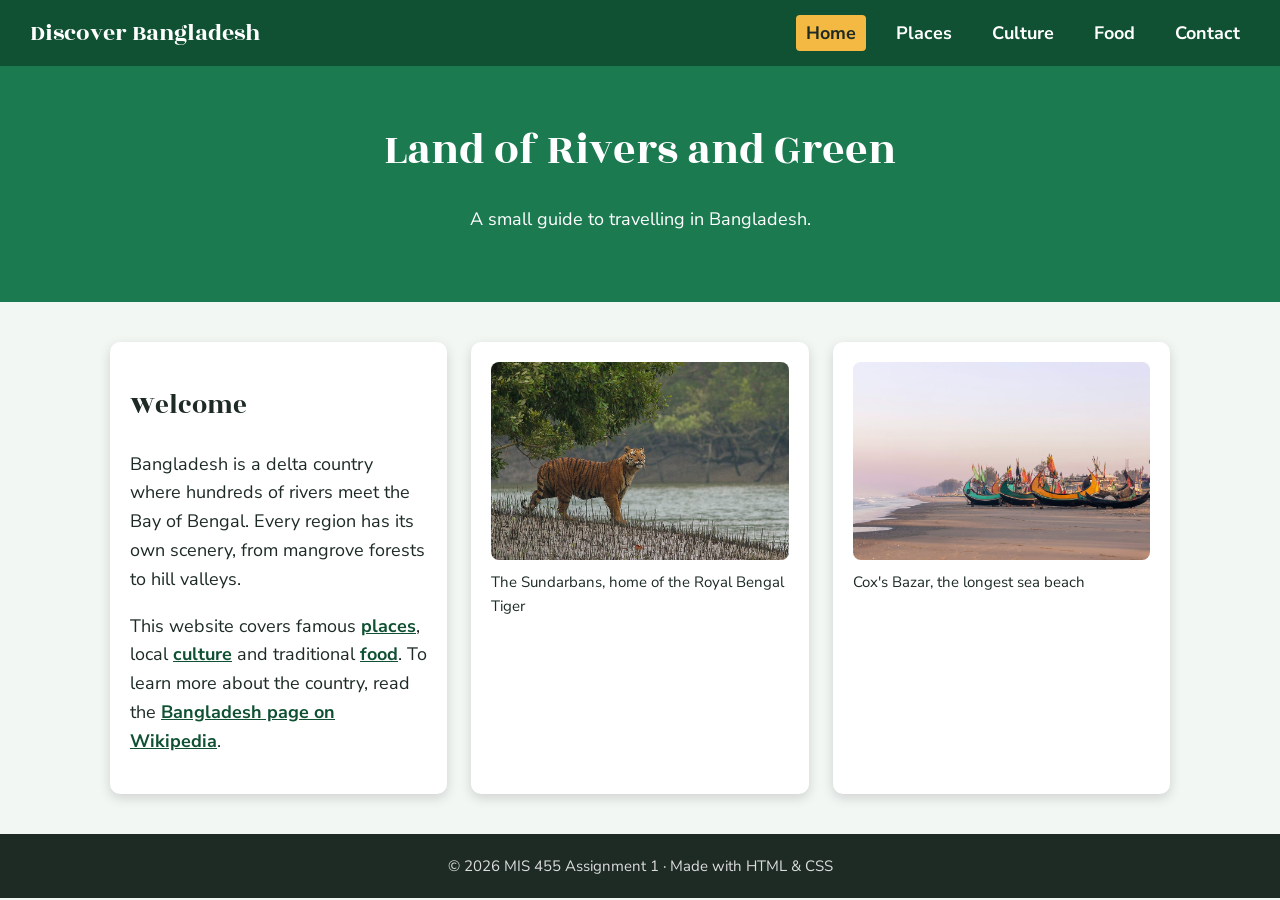
<file: index.html>
<!DOCTYPE html>
<html lang="en">
<head>
  <meta charset="UTF-8">
  <meta name="viewport" content="width=device-width, initial-scale=1">
  <title>Home | Discover Bangladesh</title>
  <!-- Two Google Fonts: Rozha One (headings) + Nunito Sans (body) -->
  <link rel="preconnect" href="https://fonts.googleapis.com">
  <link rel="preconnect" href="https://fonts.gstatic.com" crossorigin>
  <link href="https://fonts.googleapis.com/css2?family=Nunito+Sans:wght@400;700&family=Rozha+One&display=swap" rel="stylesheet">
  <!-- External stylesheet -->
  <link rel="stylesheet" href="style.css">
</head>
<body>
  <!-- Navigation bar (same on all pages) -->
  <nav class="navbar">
    <span class="logo">Discover Bangladesh</span>
    <div class="links"><a href="index.html" class="active">Home</a><a href="places.html">Places</a><a href="culture.html">Culture</a><a href="food.html">Food</a><a href="contact.html">Contact</a></div>
  </nav>

  <header class="hero"><h1>Land of Rivers and Green</h1><p>A small guide to travelling in Bangladesh.</p></header>
  <!-- FLEX layout: text and images side by side -->
  <main class="flex-row">
    <section class="card">
      <h2>Welcome</h2>
      <p>Bangladesh is a delta country where hundreds of rivers meet the Bay of Bengal. Every region has its own scenery, from mangrove forests to hill valleys.</p>
      <p>This website covers famous <a href="places.html">places</a>, local <a href="culture.html">culture</a> and traditional <a href="food.html">food</a>. To learn more about the country, read the <a href="https://en.wikipedia.org/wiki/Bangladesh" target="_blank">Bangladesh page on Wikipedia</a>.</p>
    </section>
    <section class="card"><img src="images/sundarbans.jpg" alt="Sundarbans mangrove"><p class="cap">The Sundarbans, home of the Royal Bengal Tiger</p></section>
    <section class="card"><img src="images/coxsbazar.jpg" alt="Cox's Bazar beach"><p class="cap">Cox's Bazar, the longest sea beach</p></section>
  </main>

  <!-- Footer -->
  <footer>&copy; 2026 MIS 455 Assignment 1 &middot; Made with HTML &amp; CSS</footer>
</body>
</html>
</file>
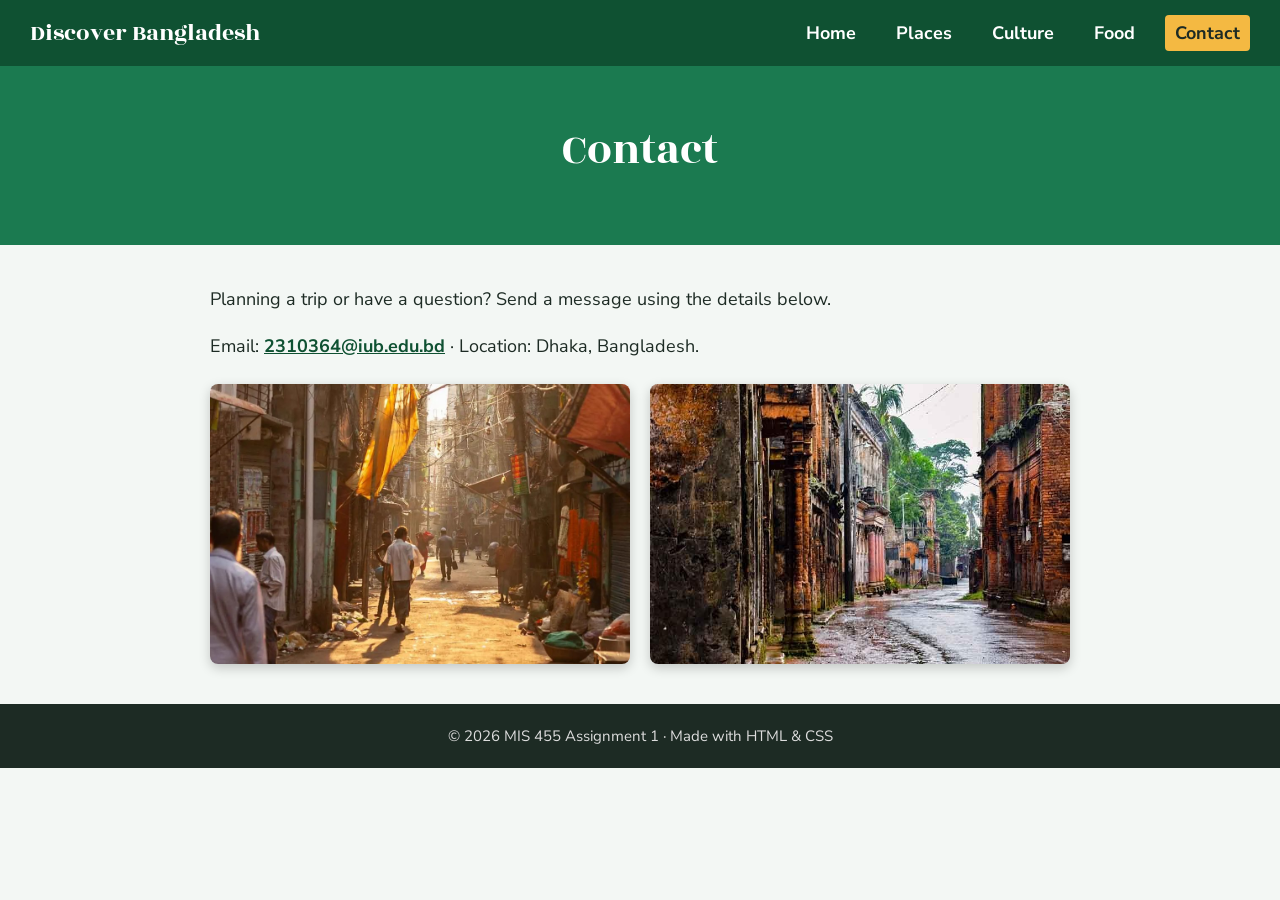
<file: contact.html>
<!DOCTYPE html>
<html lang="en">
<head>
  <meta charset="UTF-8">
  <meta name="viewport" content="width=device-width, initial-scale=1">
  <title>Contact | Discover Bangladesh</title>
  <!-- Two Google Fonts: Rozha One (headings) + Nunito Sans (body) -->
  <link rel="preconnect" href="https://fonts.googleapis.com">
  <link rel="preconnect" href="https://fonts.gstatic.com" crossorigin>
  <link href="https://fonts.googleapis.com/css2?family=Nunito+Sans:wght@400;700&family=Rozha+One&display=swap" rel="stylesheet">
  <!-- External stylesheet -->
  <link rel="stylesheet" href="style.css">
</head>
<body>
  <!-- Navigation bar (same on all pages) -->
  <nav class="navbar">
    <span class="logo">Discover Bangladesh</span>
    <div class="links"><a href="index.html">Home</a><a href="places.html">Places</a><a href="culture.html">Culture</a><a href="food.html">Food</a><a href="contact.html" class="active">Contact</a></div>
  </nav>

  <header class="hero"><h1>Contact</h1></header>
  <main class="wrap">
    <p>Planning a trip or have a question? Send a message using the details below.</p>
    <p>Email: <a href="mailto:2310364@iub.edu.bd">2310364@iub.edu.bd</a> &middot; Location: Dhaka, Bangladesh.</p>
    <div class="pair"><img src="images/dhaka.jpg" alt="Old Dhaka"><img src="images/street.jpg" alt="Old brick street"></div>
  </main>

  <!-- Footer -->
  <footer>&copy; 2026 MIS 455 Assignment 1 &middot; Made with HTML &amp; CSS</footer>
</body>
</html>
</file>
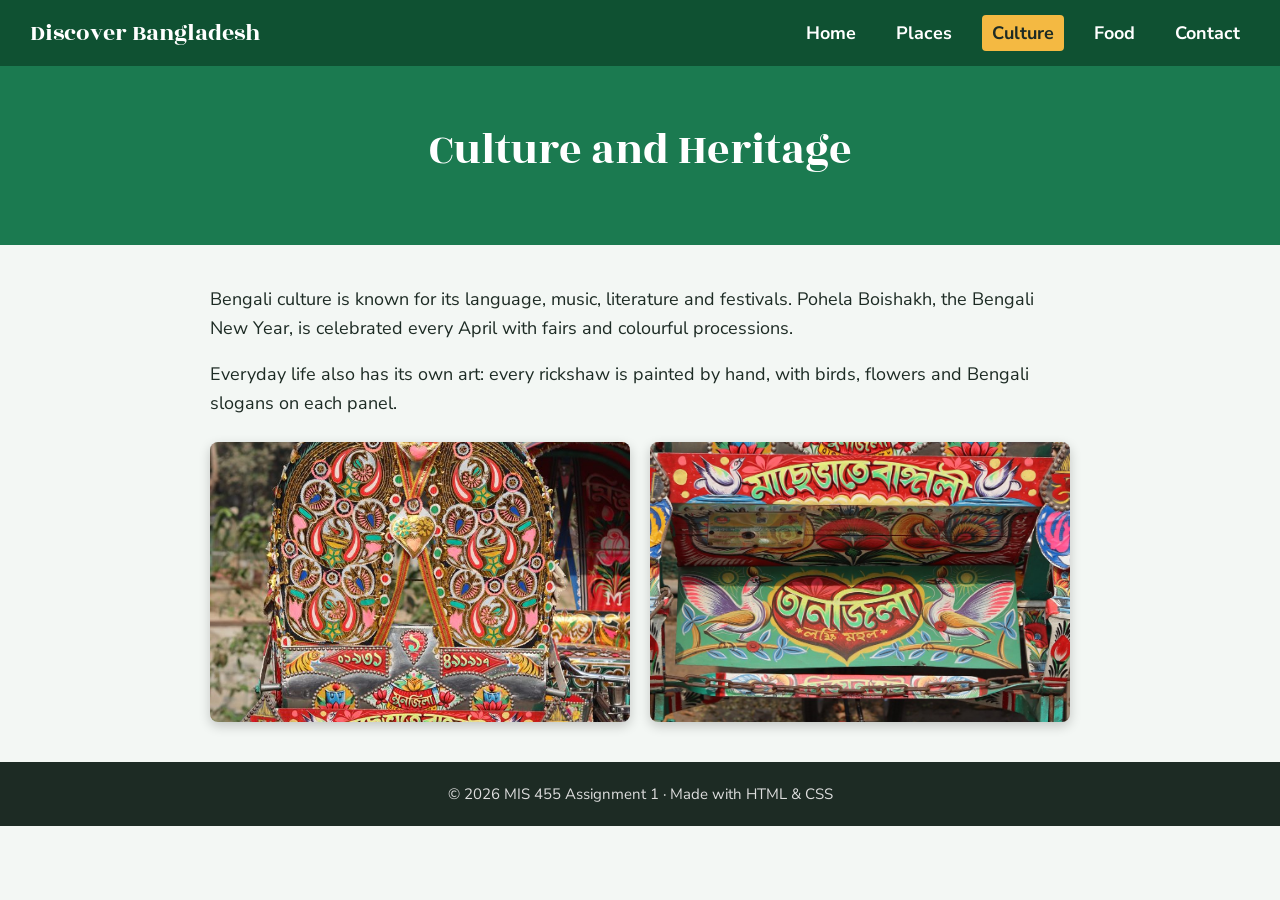
<file: culture.html>
<!DOCTYPE html>
<html lang="en">
<head>
  <meta charset="UTF-8">
  <meta name="viewport" content="width=device-width, initial-scale=1">
  <title>Culture | Discover Bangladesh</title>
  <!-- Two Google Fonts: Rozha One (headings) + Nunito Sans (body) -->
  <link rel="preconnect" href="https://fonts.googleapis.com">
  <link rel="preconnect" href="https://fonts.gstatic.com" crossorigin>
  <link href="https://fonts.googleapis.com/css2?family=Nunito+Sans:wght@400;700&family=Rozha+One&display=swap" rel="stylesheet">
  <!-- External stylesheet -->
  <link rel="stylesheet" href="style.css">
</head>
<body>
  <!-- Navigation bar (same on all pages) -->
  <nav class="navbar">
    <span class="logo">Discover Bangladesh</span>
    <div class="links"><a href="index.html">Home</a><a href="places.html">Places</a><a href="culture.html" class="active">Culture</a><a href="food.html">Food</a><a href="contact.html">Contact</a></div>
  </nav>

  <header class="hero"><h1>Culture and Heritage</h1></header>
  <main class="wrap">
    <p>Bengali culture is known for its language, music, literature and festivals. Pohela Boishakh, the Bengali New Year, is celebrated every April with fairs and colourful processions.</p>
    <p>Everyday life also has its own art: every rickshaw is painted by hand, with birds, flowers and Bengali slogans on each panel.</p>
    <div class="pair"><img src="images/rickshaw.jpg" alt="Rickshaw art"><img src="images/rickshaw2.jpg" alt="Close-up of rickshaw paintings"></div>
  </main>

  <!-- Footer -->
  <footer>&copy; 2026 MIS 455 Assignment 1 &middot; Made with HTML &amp; CSS</footer>
</body>
</html>
</file>
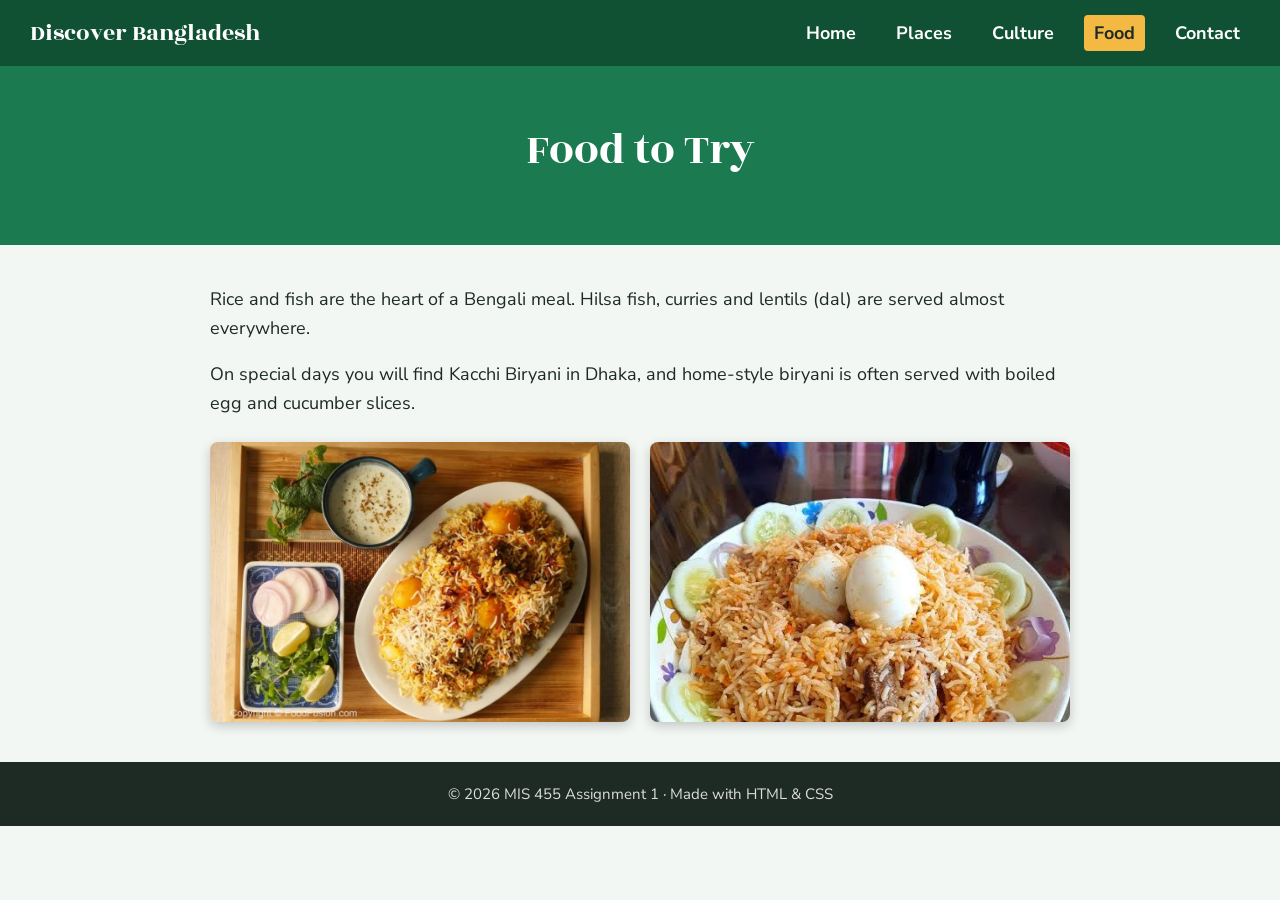
<file: food.html>
<!DOCTYPE html>
<html lang="en">
<head>
  <meta charset="UTF-8">
  <meta name="viewport" content="width=device-width, initial-scale=1">
  <title>Food | Discover Bangladesh</title>
  <!-- Two Google Fonts: Rozha One (headings) + Nunito Sans (body) -->
  <link rel="preconnect" href="https://fonts.googleapis.com">
  <link rel="preconnect" href="https://fonts.gstatic.com" crossorigin>
  <link href="https://fonts.googleapis.com/css2?family=Nunito+Sans:wght@400;700&family=Rozha+One&display=swap" rel="stylesheet">
  <!-- External stylesheet -->
  <link rel="stylesheet" href="style.css">
</head>
<body>
  <!-- Navigation bar (same on all pages) -->
  <nav class="navbar">
    <span class="logo">Discover Bangladesh</span>
    <div class="links"><a href="index.html">Home</a><a href="places.html">Places</a><a href="culture.html">Culture</a><a href="food.html" class="active">Food</a><a href="contact.html">Contact</a></div>
  </nav>

  <header class="hero"><h1>Food to Try</h1></header>
  <main class="wrap">
    <p>Rice and fish are the heart of a Bengali meal. Hilsa fish, curries and lentils (dal) are served almost everywhere.</p>
    <p>On special days you will find Kacchi Biryani in Dhaka, and home-style biryani is often served with boiled egg and cucumber slices.</p>
    <div class="pair"><img src="images/biryani.jpg" alt="Kacchi Biryani"><img src="images/biryani2.jpg" alt="Home-style biryani with egg"></div>
  </main>

  <!-- Footer -->
  <footer>&copy; 2026 MIS 455 Assignment 1 &middot; Made with HTML &amp; CSS</footer>
</body>
</html>
</file>
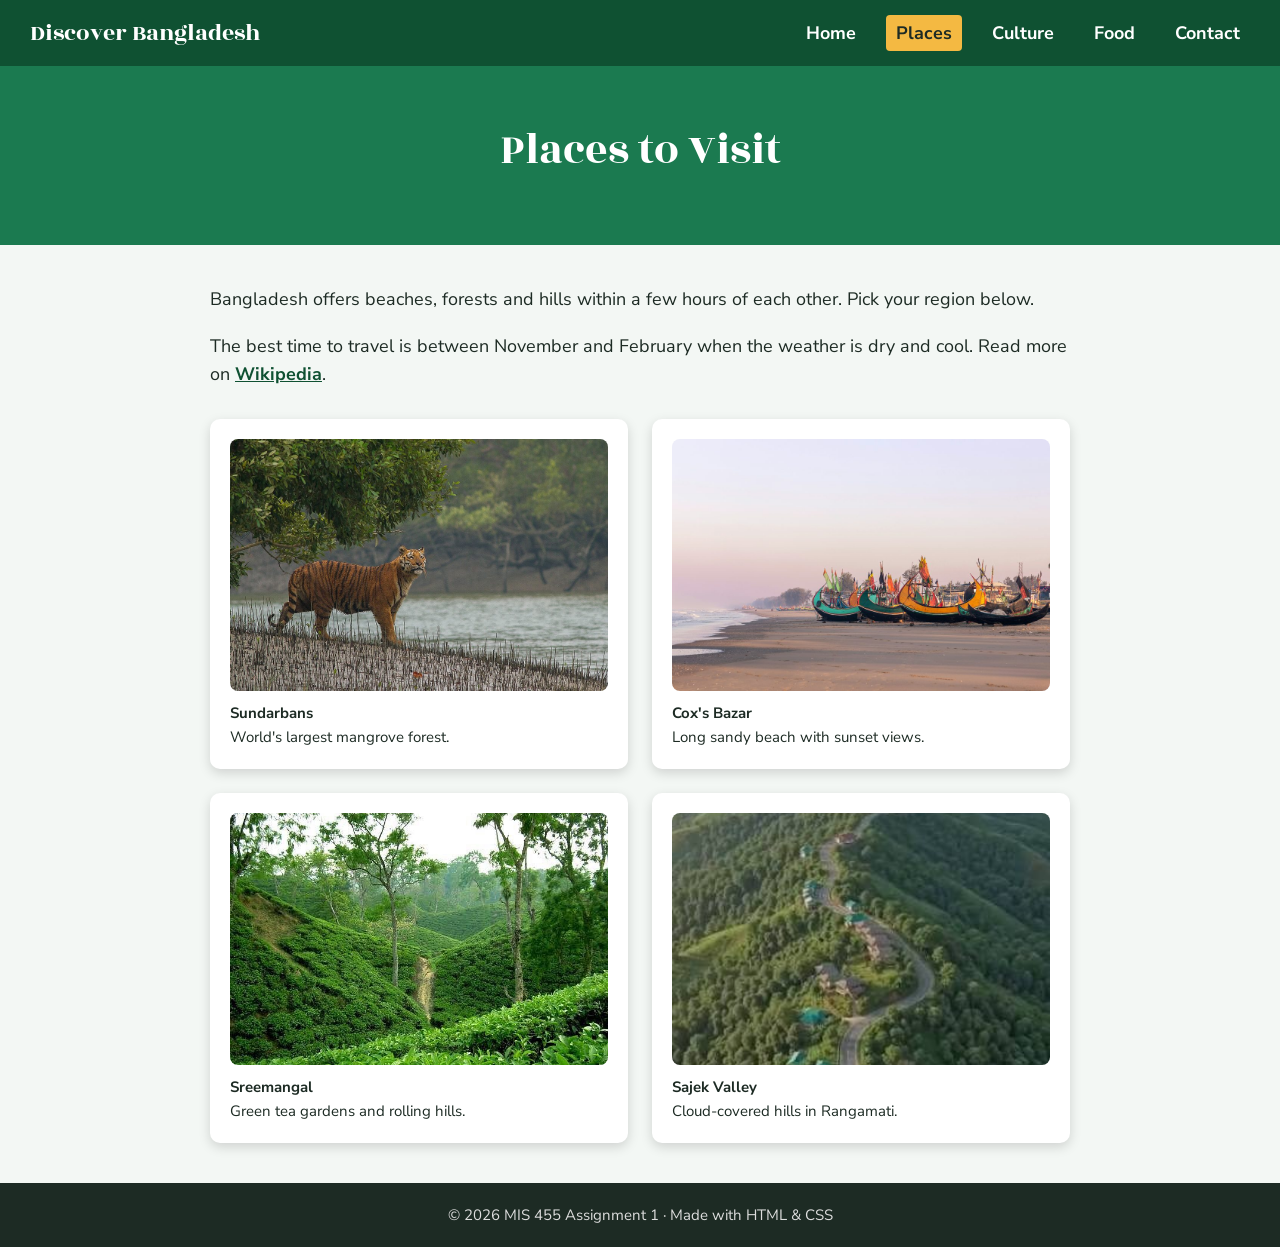
<file: places.html>
<!DOCTYPE html>
<html lang="en">
<head>
  <meta charset="UTF-8">
  <meta name="viewport" content="width=device-width, initial-scale=1">
  <title>Places | Discover Bangladesh</title>
  <!-- Two Google Fonts: Rozha One (headings) + Nunito Sans (body) -->
  <link rel="preconnect" href="https://fonts.googleapis.com">
  <link rel="preconnect" href="https://fonts.gstatic.com" crossorigin>
  <link href="https://fonts.googleapis.com/css2?family=Nunito+Sans:wght@400;700&family=Rozha+One&display=swap" rel="stylesheet">
  <!-- External stylesheet -->
  <link rel="stylesheet" href="style.css">
</head>
<body>
  <!-- Navigation bar (same on all pages) -->
  <nav class="navbar">
    <span class="logo">Discover Bangladesh</span>
    <div class="links"><a href="index.html">Home</a><a href="places.html" class="active">Places</a><a href="culture.html">Culture</a><a href="food.html">Food</a><a href="contact.html">Contact</a></div>
  </nav>

  <header class="hero"><h1>Places to Visit</h1></header>
  <main class="wrap">
    <p>Bangladesh offers beaches, forests and hills within a few hours of each other. Pick your region below.</p>
    <p>The best time to travel is between November and February when the weather is dry and cool. Read more on <a href="https://en.wikipedia.org/wiki/Tourism_in_Bangladesh" target="_blank">Wikipedia</a>.</p>
    <!-- GRID layout: gallery of 4 places (2 columns) -->
    <div class="grid"><figure class="card"><img src="images/sundarbans.jpg" alt="Sundarbans"><figcaption><strong>Sundarbans</strong><br>World's largest mangrove forest.</figcaption></figure><figure class="card"><img src="images/coxsbazar.jpg" alt="Cox's Bazar"><figcaption><strong>Cox's Bazar</strong><br>Long sandy beach with sunset views.</figcaption></figure><figure class="card"><img src="images/srimangal.jpg" alt="Sreemangal"><figcaption><strong>Sreemangal</strong><br>Green tea gardens and rolling hills.</figcaption></figure><figure class="card"><img src="images/sajek.jpg" alt="Sajek Valley"><figcaption><strong>Sajek Valley</strong><br>Cloud-covered hills in Rangamati.</figcaption></figure></div>
  </main>

  <!-- Footer -->
  <footer>&copy; 2026 MIS 455 Assignment 1 &middot; Made with HTML &amp; CSS</footer>
</body>
</html>
</file>
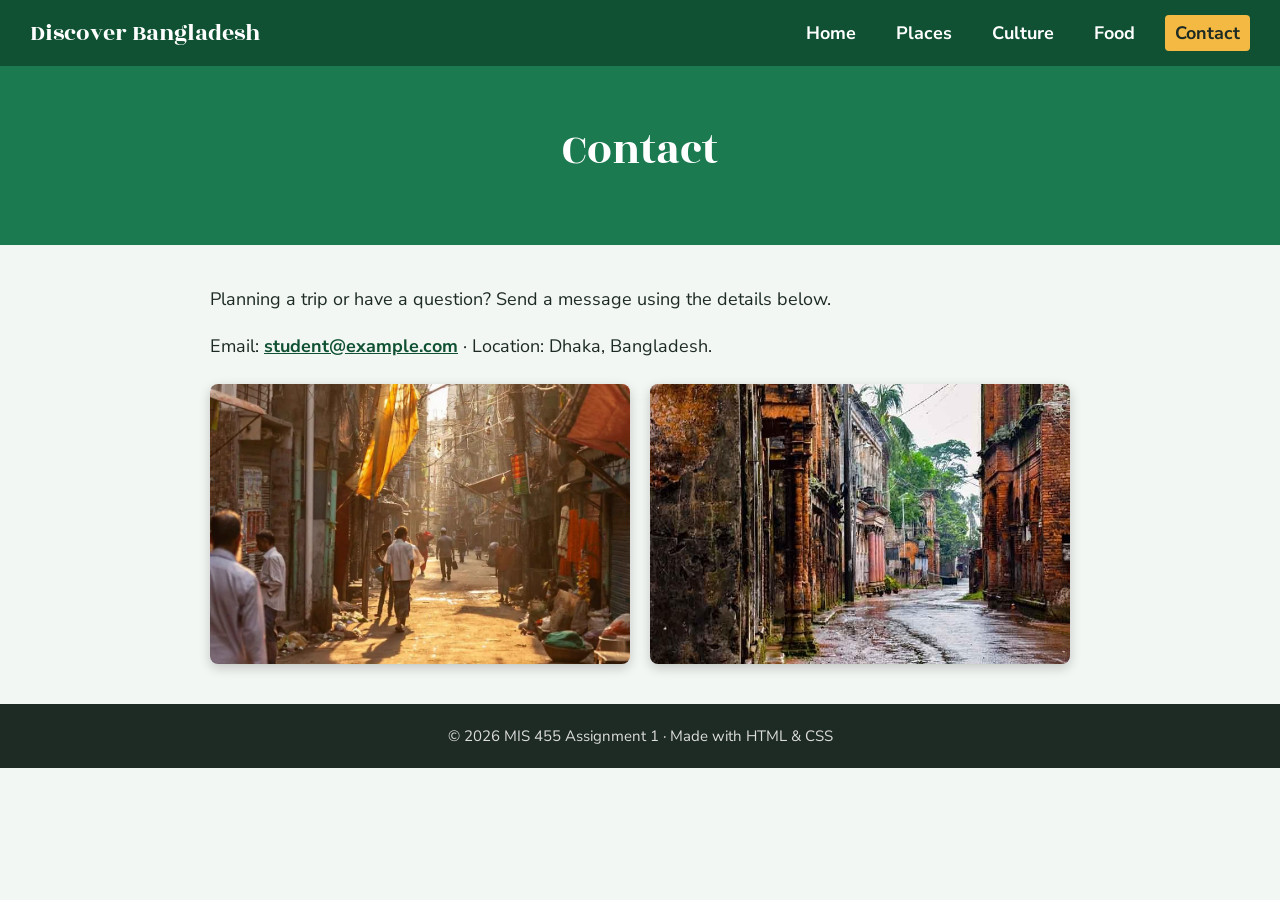
<file: bd-travel/contact.html>
<!DOCTYPE html>
<html lang="en">
<head>
  <meta charset="UTF-8">
  <meta name="viewport" content="width=device-width, initial-scale=1">
  <title>Contact | Discover Bangladesh</title>
  <!-- Two Google Fonts: Rozha One (headings) + Nunito Sans (body) -->
  <link rel="preconnect" href="https://fonts.googleapis.com">
  <link rel="preconnect" href="https://fonts.gstatic.com" crossorigin>
  <link href="https://fonts.googleapis.com/css2?family=Nunito+Sans:wght@400;700&family=Rozha+One&display=swap" rel="stylesheet">
  <!-- External stylesheet -->
  <link rel="stylesheet" href="style.css">
</head>
<body>
  <!-- Navigation bar (same on all pages) -->
  <nav class="navbar">
    <span class="logo">Discover Bangladesh</span>
    <div class="links"><a href="index.html">Home</a><a href="places.html">Places</a><a href="culture.html">Culture</a><a href="food.html">Food</a><a href="contact.html" class="active">Contact</a></div>
  </nav>

  <header class="hero"><h1>Contact</h1></header>
  <main class="wrap">
    <p>Planning a trip or have a question? Send a message using the details below.</p>
    <p>Email: <a href="mailto:student@example.com">student@example.com</a> &middot; Location: Dhaka, Bangladesh.</p>
    <div class="pair"><img src="images/dhaka.jpg" alt="Old Dhaka"><img src="images/street.jpg" alt="Old brick street"></div>
  </main>

  <!-- Footer -->
  <footer>&copy; 2026 MIS 455 Assignment 1 &middot; Made with HTML &amp; CSS</footer>
</body>
</html>
</file>
<file: style.css>
/* ===== Base styles ===== */
:root{--green:#0f5132;--gold:#f4b942;--bg:#f3f7f4;--ink:#1d2b24;}
*{box-sizing:border-box;}
body{margin:0;font-family:"Nunito Sans",Arial,sans-serif;background-color:var(--bg);color:var(--ink);font-size:18px;line-height:1.6;}
h1,h2{font-family:"Rozha One",Georgia,serif;font-weight:400;}
a{color:var(--green);font-weight:700;}
img{width:100%;display:block;border-radius:8px;}

/* ===== Navbar ===== */
.navbar{display:flex;justify-content:space-between;align-items:center;flex-wrap:wrap;background-color:var(--green);padding:14px 30px;box-shadow:0 2px 8px rgba(0,0,0,.3);}
.logo{font-family:"Rozha One",Georgia,serif;color:#fff;font-size:24px;}
.links a{color:#fff;text-decoration:none;margin-left:20px;padding:6px 10px;border-radius:4px;}
.links a:hover,.links a.active{background-color:var(--gold);color:var(--ink);}

/* ===== Hero banner ===== */
.hero{background-color:#1b7a50;color:#fff;text-align:center;padding:50px 20px;}
.hero h1{margin:0 0 8px;font-size:44px;}

/* ===== FLEX layout (home page) ===== */
.flex-row{display:flex;gap:24px;max-width:1100px;margin:40px auto;padding:0 20px;}
.flex-row .card{flex:1;}

/* ===== GRID layout (places page) ===== */
.grid{display:grid;grid-template-columns:repeat(2,1fr);gap:24px;margin-top:30px;}

/* ===== Shared components ===== */
.wrap{max-width:900px;margin:40px auto;padding:0 20px;}
.card{background-color:#fff;padding:20px;margin:0;border-radius:10px;box-shadow:0 4px 12px rgba(0,0,0,.15);}
.cap,figcaption{font-size:15px;margin-top:10px;}
.pair{display:flex;gap:20px;margin-top:24px;}
.pair img{box-shadow:0 4px 12px rgba(0,0,0,.2);}
footer{background-color:var(--ink);color:#ddd;text-align:center;padding:20px;margin-top:40px;font-size:15px;}

/* ===== Mobile ===== */
@media(max-width:700px){.flex-row,.pair{flex-direction:column;}.grid{grid-template-columns:1fr;}}

/* ===== Photo sizing: same shape for every picture ===== */
img{aspect-ratio:3/2;object-fit:cover;}
img[src*="coxsbazar"]{object-position:75% 80%;}  /* focus on the boats */
img[src*="rickshaw"]{object-position:50% 25%;}   /* focus on the painted back */
img[src*="sajek"]{object-position:50% 55%;}

/* ===== Fix: two images side by side must share the row equally ===== */
.pair img{flex:1;min-width:0;width:50%;}
@media(max-width:700px){.pair img{width:100%;flex:none;}}
</file>
<file: bd-travel/style.css>
/* ===== Base styles ===== */
:root{--green:#0f5132;--gold:#f4b942;--bg:#f3f7f4;--ink:#1d2b24;}
*{box-sizing:border-box;}
body{margin:0;font-family:"Nunito Sans",Arial,sans-serif;background-color:var(--bg);color:var(--ink);font-size:18px;line-height:1.6;}
h1,h2{font-family:"Rozha One",Georgia,serif;font-weight:400;}
a{color:var(--green);font-weight:700;}
img{width:100%;display:block;border-radius:8px;}

/* ===== Navbar ===== */
.navbar{display:flex;justify-content:space-between;align-items:center;flex-wrap:wrap;background-color:var(--green);padding:14px 30px;box-shadow:0 2px 8px rgba(0,0,0,.3);}
.logo{font-family:"Rozha One",Georgia,serif;color:#fff;font-size:24px;}
.links a{color:#fff;text-decoration:none;margin-left:20px;padding:6px 10px;border-radius:4px;}
.links a:hover,.links a.active{background-color:var(--gold);color:var(--ink);}

/* ===== Hero banner ===== */
.hero{background-color:#1b7a50;color:#fff;text-align:center;padding:50px 20px;}
.hero h1{margin:0 0 8px;font-size:44px;}

/* ===== FLEX layout (home page) ===== */
.flex-row{display:flex;gap:24px;max-width:1100px;margin:40px auto;padding:0 20px;}
.flex-row .card{flex:1;}

/* ===== GRID layout (places page) ===== */
.grid{display:grid;grid-template-columns:repeat(2,1fr);gap:24px;margin-top:30px;}

/* ===== Shared components ===== */
.wrap{max-width:900px;margin:40px auto;padding:0 20px;}
.card{background-color:#fff;padding:20px;margin:0;border-radius:10px;box-shadow:0 4px 12px rgba(0,0,0,.15);}
.cap,figcaption{font-size:15px;margin-top:10px;}
.pair{display:flex;gap:20px;margin-top:24px;}
.pair img{box-shadow:0 4px 12px rgba(0,0,0,.2);}
footer{background-color:var(--ink);color:#ddd;text-align:center;padding:20px;margin-top:40px;font-size:15px;}

/* ===== Mobile ===== */
@media(max-width:700px){.flex-row,.pair{flex-direction:column;}.grid{grid-template-columns:1fr;}}

/* ===== Photo sizing: same shape for every picture ===== */
img{aspect-ratio:3/2;object-fit:cover;}
img[src*="coxsbazar"]{object-position:75% 80%;}  /* focus on the boats */
img[src*="rickshaw"]{object-position:50% 25%;}   /* focus on the painted back */
img[src*="sajek"]{object-position:50% 55%;}

/* ===== Fix: two images side by side must share the row equally ===== */
.pair img{flex:1;min-width:0;width:50%;}
@media(max-width:700px){.pair img{width:100%;flex:none;}}
</file>
